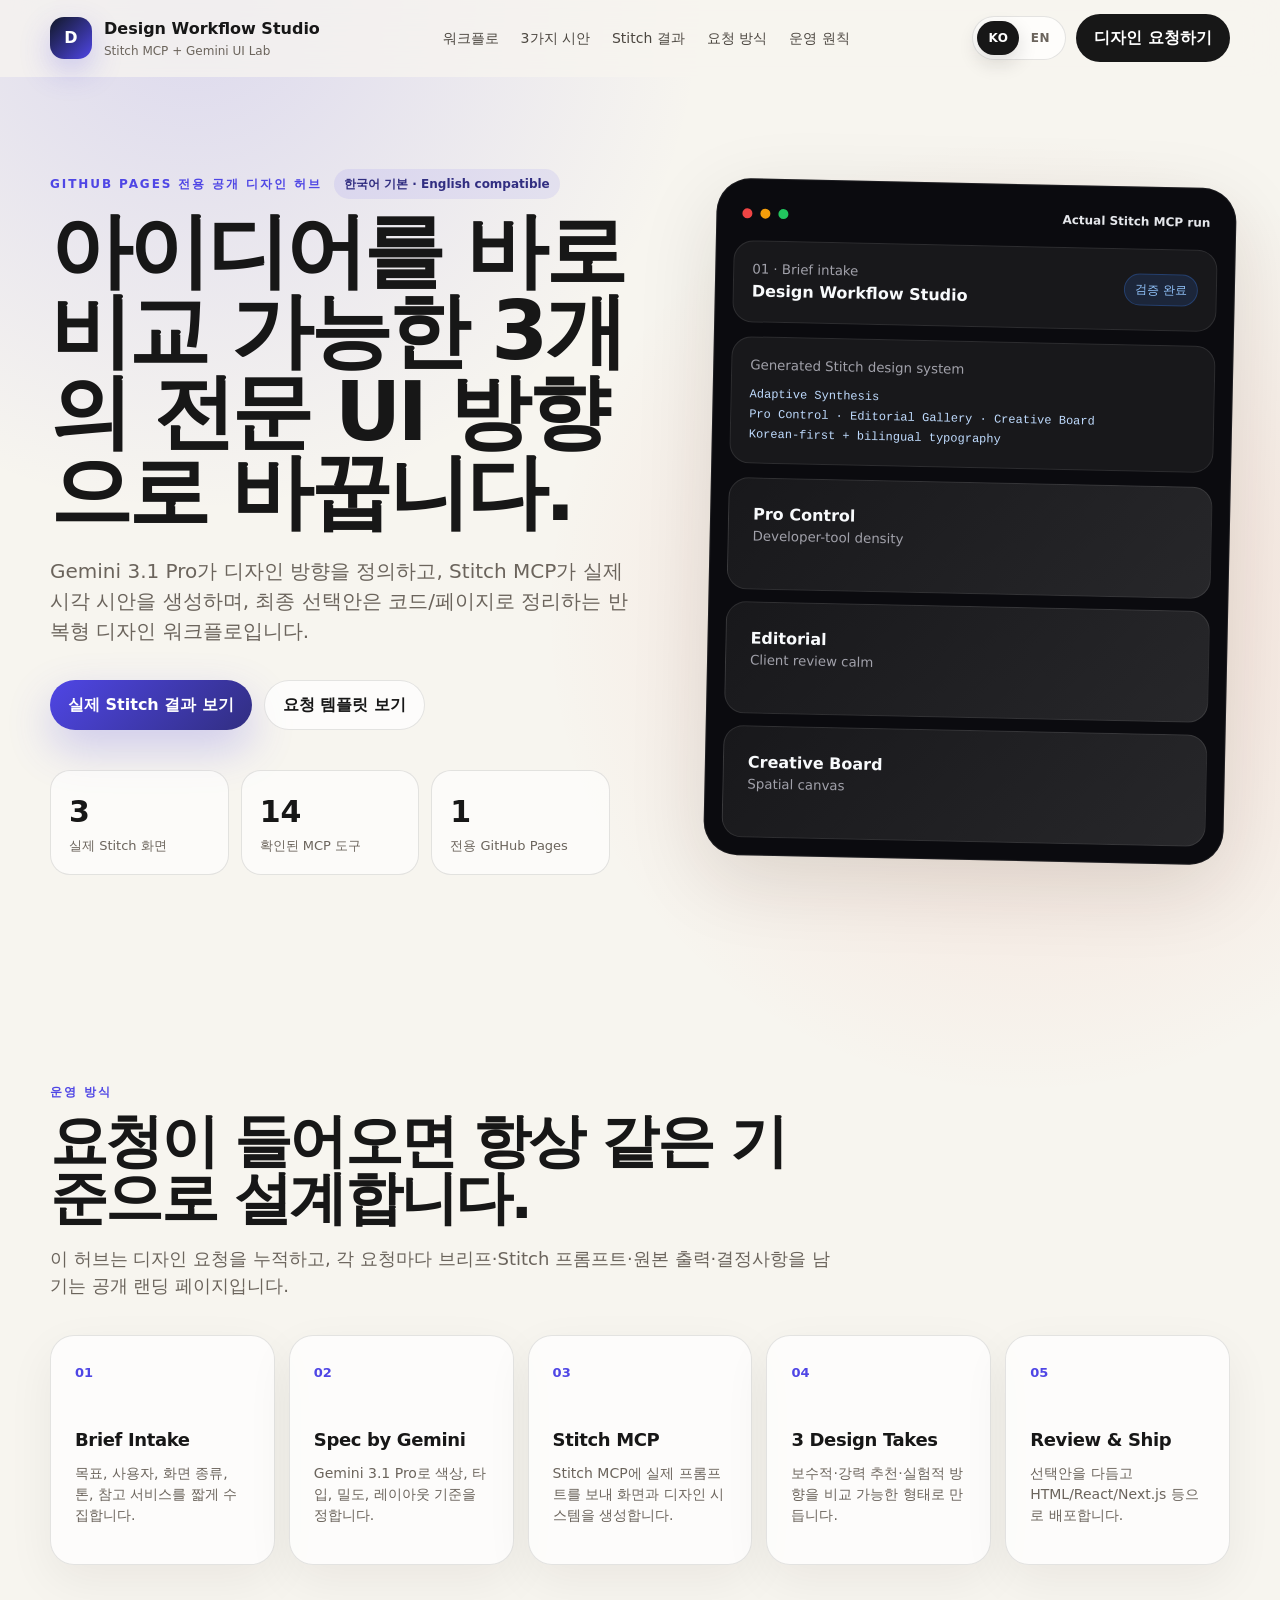
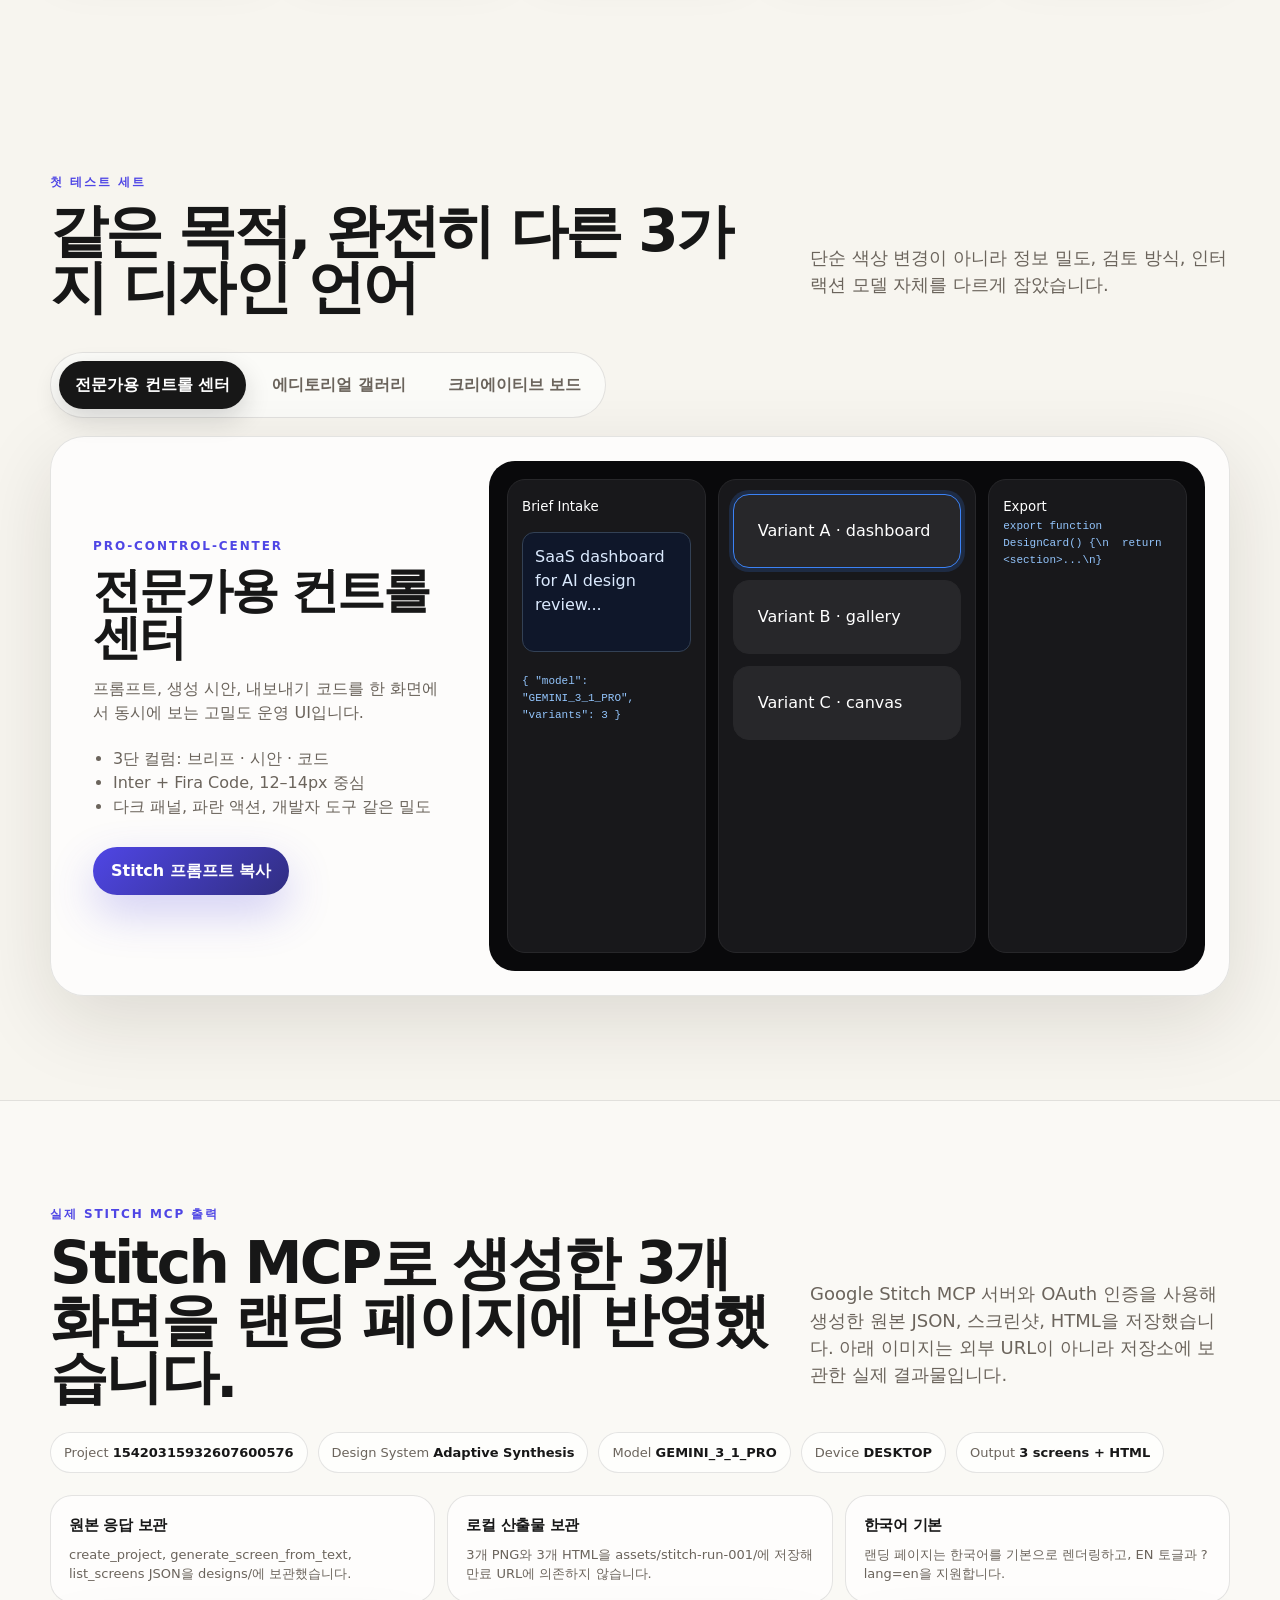
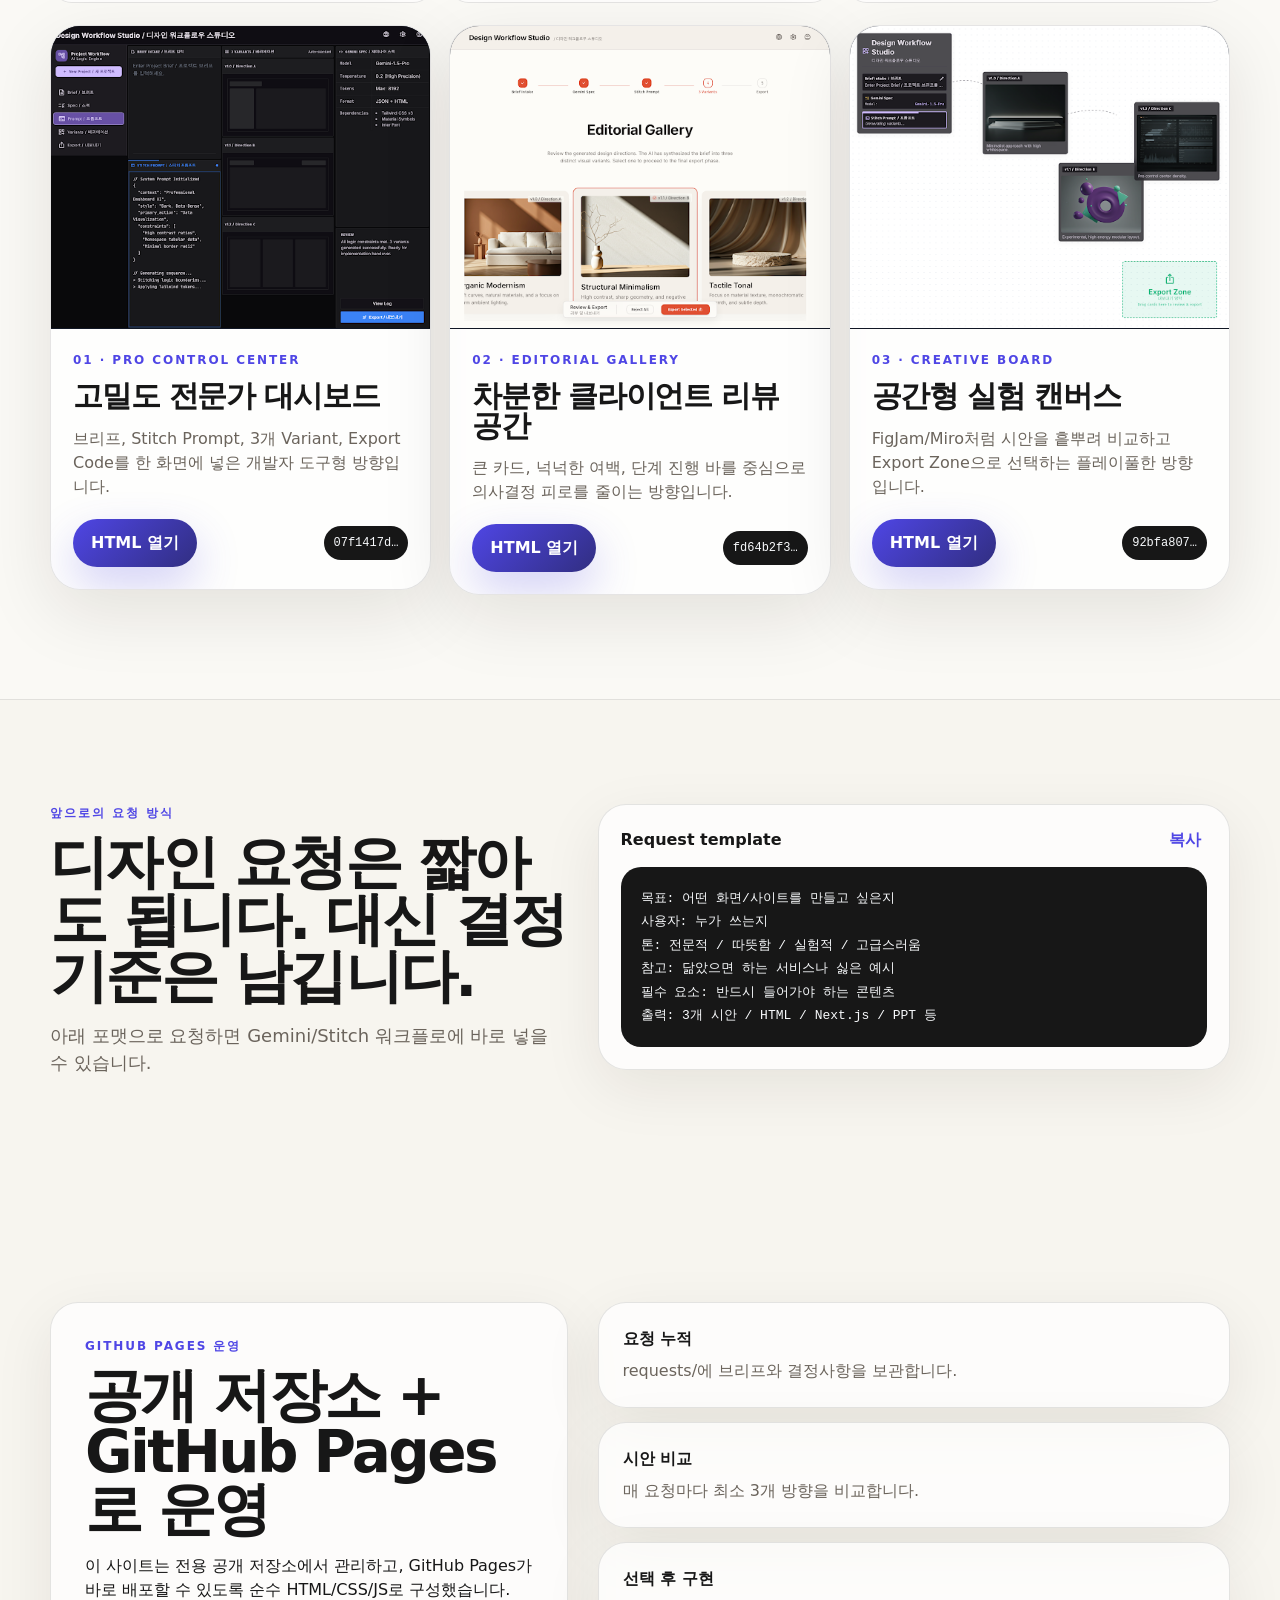
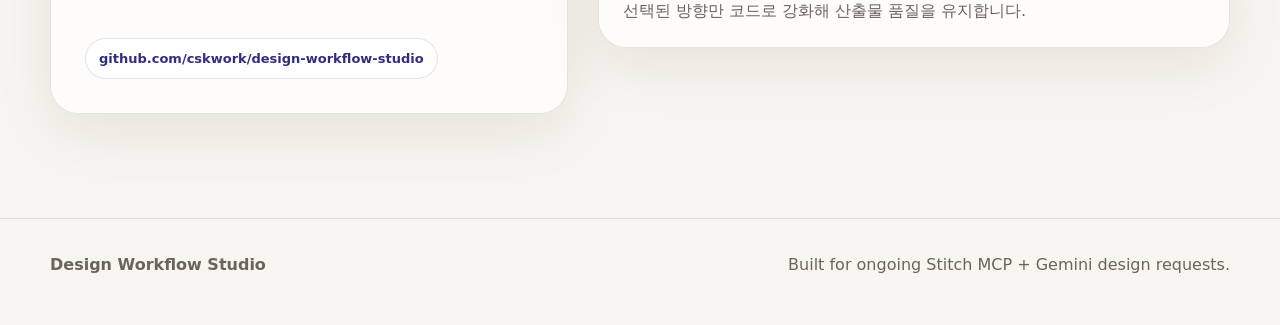
<file: index.html>
<!doctype html>
<html lang="ko">
<head>
  <meta charset="utf-8" />
  <meta name="viewport" content="width=device-width, initial-scale=1" />
  <title>Design Workflow Studio | Stitch + Gemini UI Lab</title>
  <meta name="description" content="Stitch MCP, Gemini CLI, Hermes Agent로 디자인 요청을 수집하고 실제 Stitch 생성 시안 3가지를 비교하는 전용 디자인 워크플로 스튜디오." />
  <meta property="og:title" content="Design Workflow Studio" />
  <meta property="og:description" content="한국어 기본, 영어 호환. 브리프 입력부터 Stitch MCP 시안, 리뷰, 코드 변환까지 한 곳에서 관리합니다." />
  <meta property="og:type" content="website" />
  <link rel="canonical" href="https://cskwork.github.io/design-workflow-studio/" />
  <link rel="alternate" hreflang="ko" href="https://cskwork.github.io/design-workflow-studio/" />
  <link rel="alternate" hreflang="en" href="https://cskwork.github.io/design-workflow-studio/?lang=en" />
  <link rel="alternate" hreflang="x-default" href="https://cskwork.github.io/design-workflow-studio/" />
  <link rel="stylesheet" href="assets/styles.css?v=6541a23" />
</head>
<body>
  <a class="skip-link" href="#main" data-i18n="skip">본문으로 바로가기</a>

  <header class="site-header" data-elevated="false">
    <div class="shell nav-shell">
      <a class="brand" href="#top" aria-label="Design Workflow Studio 홈" data-i18n-aria-label="brandAria">
        <span class="brand-mark" aria-hidden="true">D</span>
        <span>
          <strong>Design Workflow Studio</strong>
          <small>Stitch MCP + Gemini UI Lab</small>
        </span>
      </a>
      <nav class="nav-links" aria-label="주요 섹션" data-i18n-aria-label="navAria">
        <a href="#workflow" data-i18n="navWorkflow">워크플로</a>
        <a href="#directions" data-i18n="navDirections">3가지 시안</a>
        <a href="#stitch-results" data-i18n="navStitch">Stitch 결과</a>
        <a href="#requests" data-i18n="navRequests">요청 방식</a>
        <a href="#deploy" data-i18n="navDeploy">운영 원칙</a>
      </nav>
      <div class="nav-tools">
        <div class="language-switch" aria-label="언어 선택" data-i18n-aria-label="langAria">
          <button type="button" data-lang-option="ko" aria-pressed="true">KO</button>
          <button type="button" data-lang-option="en" aria-pressed="false">EN</button>
        </div>
        <button class="nav-cta" data-scroll-to="requests" data-i18n="navCta">디자인 요청하기</button>
      </div>
    </div>
  </header>

  <main id="main">
    <section id="top" class="hero section">
      <div class="shell hero-grid">
        <div class="hero-copy">
          <div class="kicker-row">
            <p class="eyebrow" data-i18n="heroEyebrow">GitHub Pages 전용 공개 디자인 허브</p>
            <span class="language-note" data-i18n="languageNote">한국어 기본 · English compatible</span>
          </div>
          <h1 data-i18n="heroTitle">아이디어를 바로 비교 가능한 3개의 전문 UI 방향으로 바꿉니다.</h1>
          <p class="lead" data-i18n="heroLead">
            Gemini 3.1 Pro가 디자인 방향을 정의하고, Stitch MCP가 실제 시각 시안을 생성하며,
            최종 선택안은 코드/페이지로 정리하는 반복형 디자인 워크플로입니다.
          </p>
          <div class="hero-actions">
            <a class="button primary" href="#stitch-results" data-i18n="heroPrimary">실제 Stitch 결과 보기</a>
            <a class="button ghost" href="#requests" data-i18n="heroSecondary">요청 템플릿 보기</a>
          </div>
          <dl class="hero-metrics" aria-label="워크플로 요약 수치" data-i18n-aria-label="metricsAria">
            <div><dt>3</dt><dd data-i18n="metricDirections">실제 Stitch 화면</dd></div>
            <div><dt>14</dt><dd data-i18n="metricTools">확인된 MCP 도구</dd></div>
            <div><dt>1</dt><dd data-i18n="metricHub">전용 GitHub Pages</dd></div>
          </dl>
        </div>
        <div class="hero-panel" aria-label="디자인 워크플로 미리보기" data-i18n-aria-label="heroPanelAria">
          <div class="panel-topbar">
            <span></span><span></span><span></span>
            <strong>Actual Stitch MCP run</strong>
          </div>
          <div class="queue-card active">
            <div>
              <small data-i18n="queueStep">01 · Brief intake</small>
              <strong>Design Workflow Studio</strong>
            </div>
            <span data-i18n="queueStatus">검증 완료</span>
          </div>
          <div class="prompt-card">
            <small data-i18n="promptLabel">Generated Stitch design system</small>
            <pre>Adaptive Synthesis
Pro Control · Editorial Gallery · Creative Board
Korean-first + bilingual typography</pre>
          </div>
          <div class="variant-stack" aria-label="세 가지 시안 카드" data-i18n-aria-label="variantAria">
            <article><b>Pro Control</b><small>Developer-tool density</small></article>
            <article><b>Editorial</b><small>Client review calm</small></article>
            <article><b>Creative Board</b><small>Spatial canvas</small></article>
          </div>
        </div>
      </div>
    </section>

    <section id="workflow" class="section workflow-section">
      <div class="shell">
        <div class="section-heading">
          <p class="eyebrow" data-i18n="workflowEyebrow">운영 방식</p>
          <h2 data-i18n="workflowTitle">요청이 들어오면 항상 같은 기준으로 설계합니다.</h2>
          <p data-i18n="workflowLead">이 허브는 디자인 요청을 누적하고, 각 요청마다 브리프·Stitch 프롬프트·원본 출력·결정사항을 남기는 공개 랜딩 페이지입니다.</p>
        </div>
        <ol class="workflow-steps">
          <li><span>01</span><strong>Brief Intake</strong><p data-i18n="step1">목표, 사용자, 화면 종류, 톤, 참고 서비스를 짧게 수집합니다.</p></li>
          <li><span>02</span><strong>Spec by Gemini</strong><p data-i18n="step2">Gemini 3.1 Pro로 색상, 타입, 밀도, 레이아웃 기준을 정합니다.</p></li>
          <li><span>03</span><strong>Stitch MCP</strong><p data-i18n="step3">Stitch MCP에 실제 프롬프트를 보내 화면과 디자인 시스템을 생성합니다.</p></li>
          <li><span>04</span><strong>3 Design Takes</strong><p data-i18n="step4">보수적·강력 추천·실험적 방향을 비교 가능한 형태로 만듭니다.</p></li>
          <li><span>05</span><strong>Review & Ship</strong><p data-i18n="step5">선택안을 다듬고 HTML/React/Next.js 등으로 배포합니다.</p></li>
        </ol>
      </div>
    </section>

    <section id="directions" class="section directions-section">
      <div class="shell">
        <div class="section-heading split">
          <div>
            <p class="eyebrow" data-i18n="directionsEyebrow">첫 테스트 세트</p>
            <h2 data-i18n="directionsTitle">같은 목적, 완전히 다른 3가지 디자인 언어</h2>
          </div>
          <p data-i18n="directionsLead">단순 색상 변경이 아니라 정보 밀도, 검토 방식, 인터랙션 모델 자체를 다르게 잡았습니다.</p>
        </div>

        <div class="tabs" role="tablist" aria-label="디자인 방향 선택" data-i18n-aria-label="tabsAria">
          <button role="tab" aria-selected="true" aria-controls="panel-pro" id="tab-pro" data-tab="pro" data-i18n="tabPro">전문가용 컨트롤 센터</button>
          <button role="tab" aria-selected="false" aria-controls="panel-editorial" id="tab-editorial" data-tab="editorial" data-i18n="tabEditorial">에디토리얼 갤러리</button>
          <button role="tab" aria-selected="false" aria-controls="panel-board" id="tab-board" data-tab="board" data-i18n="tabBoard">크리에이티브 보드</button>
        </div>

        <div class="direction-panels">
          <article class="direction-panel active theme-pro" id="panel-pro" role="tabpanel" aria-labelledby="tab-pro" data-panel="pro">
            <div class="direction-copy">
              <p class="eyebrow">pro-control-center</p>
              <h3 data-i18n="proTitle">전문가용 컨트롤 센터</h3>
              <p data-i18n="proBody">프롬프트, 생성 시안, 내보내기 코드를 한 화면에서 동시에 보는 고밀도 운영 UI입니다.</p>
              <ul>
                <li data-i18n="proPoint1">3단 컬럼: 브리프 · 시안 · 코드</li>
                <li data-i18n="proPoint2">Inter + Fira Code, 12–14px 중심</li>
                <li data-i18n="proPoint3">다크 패널, 파란 액션, 개발자 도구 같은 밀도</li>
              </ul>
              <button class="button primary copy-prompt" data-prompt="pro" data-i18n="copyPrompt">Stitch 프롬프트 복사</button>
            </div>
            <div class="mockup pro-mockup" aria-label="전문가용 컨트롤 센터 목업" data-i18n-aria-label="proMockAria">
              <div class="mock-col left"><small>Brief Intake</small><textarea aria-label="브리프 예시" data-i18n-aria-label="briefAria">SaaS dashboard for AI design review...</textarea><pre>{ "model": "GEMINI_3_1_PRO", "variants": 3 }</pre></div>
              <div class="mock-col center"><div class="mini-card selected">Variant A · dashboard</div><div class="mini-card">Variant B · gallery</div><div class="mini-card">Variant C · canvas</div></div>
              <div class="mock-col right"><small>Export</small><pre>export function DesignCard() {\n  return &lt;section&gt;...\n}</pre></div>
            </div>
          </article>

          <article class="direction-panel theme-editorial" id="panel-editorial" role="tabpanel" aria-labelledby="tab-editorial" data-panel="editorial" hidden>
            <div class="direction-copy">
              <p class="eyebrow">editorial-gallery</p>
              <h3 data-i18n="editorialTitle">에디토리얼 갤러리</h3>
              <p data-i18n="editorialBody">클라이언트와 함께 보기 좋은 차분한 검토 공간입니다. 큰 카드와 여백으로 선택 피로를 줄입니다.</p>
              <ul>
                <li data-i18n="editorialPoint1">상단 5단계 진행 바</li>
                <li data-i18n="editorialPoint2">대형 가로 캐러셀, 스냅 스크롤</li>
                <li data-i18n="editorialPoint3">따뜻한 라이트 팔레트와 세리프 헤딩</li>
              </ul>
              <button class="button primary copy-prompt" data-prompt="editorial" data-i18n="copyPrompt">Stitch 프롬프트 복사</button>
            </div>
            <div class="mockup editorial-mockup" aria-label="에디토리얼 갤러리 목업" data-i18n-aria-label="editorialMockAria">
              <div class="stepper"><span class="done">Brief</span><span>Prompt</span><span>Variants</span><span>Review</span><span>Export</span></div>
              <div class="gallery-card"><small>Selected concept</small><strong>Editorial review experience</strong><p data-i18n="galleryCard">넉넉한 여백과 큰 미리보기로 의사결정을 돕습니다.</p><button>Approve & Export</button></div>
            </div>
          </article>

          <article class="direction-panel theme-board" id="panel-board" role="tabpanel" aria-labelledby="tab-board" data-panel="board" hidden>
            <div class="direction-copy">
              <p class="eyebrow">creative-board</p>
              <h3 data-i18n="boardTitle">크리에이티브 보드</h3>
              <p data-i18n="boardBody">FigJam/Miro처럼 시안을 공간에 펼쳐 놓고 드래그하며 선택하는 실험적인 캔버스 UI입니다.</p>
              <ul>
                <li data-i18n="boardPoint1">플로팅 브리프 패널</li>
                <li data-i18n="boardPoint2">흩어진 3개 시안 노드와 연결선</li>
                <li data-i18n="boardPoint3">Export Zone으로 드롭하는 제스처</li>
              </ul>
              <button class="button primary copy-prompt" data-prompt="board" data-i18n="copyPrompt">Stitch 프롬프트 복사</button>
            </div>
            <div class="mockup board-mockup" aria-label="크리에이티브 보드 목업" data-i18n-aria-label="boardMockAria">
              <div class="floating-tool">Design Brief<br><button>Generate</button></div>
              <div class="node one">Variant A</div><div class="node two">Variant B</div><div class="node three">Variant C</div>
              <div class="drop-zone">Export Zone</div>
            </div>
          </article>
        </div>
      </div>
    </section>

    <section id="stitch-results" class="section stitch-results-section">
      <div class="shell">
        <div class="section-heading split">
          <div>
            <p class="eyebrow" data-i18n="stitchEyebrow">실제 Stitch MCP 출력</p>
            <h2 data-i18n="stitchTitle">Stitch MCP로 생성한 3개 화면을 랜딩 페이지에 반영했습니다.</h2>
          </div>
          <p data-i18n="stitchLead">Google Stitch MCP 서버와 OAuth 인증을 사용해 생성한 원본 JSON, 스크린샷, HTML을 저장했습니다. 아래 이미지는 외부 URL이 아니라 저장소에 보관한 실제 결과물입니다.</p>
        </div>

        <div class="stitch-meta" aria-label="Stitch 생성 메타데이터" data-i18n-aria-label="stitchMetaAria">
          <span>Project <strong>15420315932607600576</strong></span>
          <span>Design System <strong>Adaptive Synthesis</strong></span>
          <span>Model <strong>GEMINI_3_1_PRO</strong></span>
          <span>Device <strong>DESKTOP</strong></span>
          <span>Output <strong>3 screens + HTML</strong></span>
        </div>

        <div class="provenance-grid" aria-label="Stitch 검증 요약" data-i18n-aria-label="provenanceAria">
          <article><strong data-i18n="prov1Title">원본 응답 보관</strong><p data-i18n="prov1Body">create_project, generate_screen_from_text, list_screens JSON을 designs/에 보관했습니다.</p></article>
          <article><strong data-i18n="prov2Title">로컬 산출물 보관</strong><p data-i18n="prov2Body">3개 PNG와 3개 HTML을 assets/stitch-run-001/에 저장해 만료 URL에 의존하지 않습니다.</p></article>
          <article><strong data-i18n="prov3Title">한국어 기본</strong><p data-i18n="prov3Body">랜딩 페이지는 한국어를 기본으로 렌더링하고, EN 토글과 ?lang=en을 지원합니다.</p></article>
        </div>

        <div class="stitch-result-grid">
          <article class="stitch-card">
            <div class="stitch-shot">
              <img src="assets/stitch-run-001/pro-control-center.png" alt="Stitch가 생성한 Pro Control Center 디자인 스크린샷" loading="lazy" data-i18n-alt="shotProAlt" />
            </div>
            <div class="stitch-card-body">
              <p class="eyebrow">01 · Pro Control Center</p>
              <h3 data-i18n="shotProTitle">고밀도 전문가 대시보드</h3>
              <p data-i18n="shotProBody">브리프, Stitch Prompt, 3개 Variant, Export Code를 한 화면에 넣은 개발자 도구형 방향입니다.</p>
              <div class="stitch-actions">
                <a class="button primary" href="assets/stitch-run-001/pro-control-center.html" target="_blank" rel="noopener" data-i18n="openHtml">HTML 열기</a>
                <code>07f1417d…</code>
              </div>
            </div>
          </article>

          <article class="stitch-card">
            <div class="stitch-shot">
              <img src="assets/stitch-run-001/editorial-gallery.png" alt="Stitch가 생성한 Editorial Gallery 디자인 스크린샷" loading="lazy" data-i18n-alt="shotEditorialAlt" />
            </div>
            <div class="stitch-card-body">
              <p class="eyebrow">02 · Editorial Gallery</p>
              <h3 data-i18n="shotEditorialTitle">차분한 클라이언트 리뷰 공간</h3>
              <p data-i18n="shotEditorialBody">큰 카드, 넉넉한 여백, 단계 진행 바를 중심으로 의사결정 피로를 줄이는 방향입니다.</p>
              <div class="stitch-actions">
                <a class="button primary" href="assets/stitch-run-001/editorial-gallery.html" target="_blank" rel="noopener" data-i18n="openHtml">HTML 열기</a>
                <code>fd64b2f3…</code>
              </div>
            </div>
          </article>

          <article class="stitch-card">
            <div class="stitch-shot">
              <img src="assets/stitch-run-001/creative-board.png" alt="Stitch가 생성한 Creative Board 디자인 스크린샷" loading="lazy" data-i18n-alt="shotBoardAlt" />
            </div>
            <div class="stitch-card-body">
              <p class="eyebrow">03 · Creative Board</p>
              <h3 data-i18n="shotBoardTitle">공간형 실험 캔버스</h3>
              <p data-i18n="shotBoardBody">FigJam/Miro처럼 시안을 흩뿌려 비교하고 Export Zone으로 선택하는 플레이풀한 방향입니다.</p>
              <div class="stitch-actions">
                <a class="button primary" href="assets/stitch-run-001/creative-board.html" target="_blank" rel="noopener" data-i18n="openHtml">HTML 열기</a>
                <code>92bfa807…</code>
              </div>
            </div>
          </article>
        </div>
      </div>
    </section>

    <section id="requests" class="section request-section">
      <div class="shell request-grid">
        <div>
          <p class="eyebrow" data-i18n="requestEyebrow">앞으로의 요청 방식</p>
          <h2 data-i18n="requestTitle">디자인 요청은 짧아도 됩니다. 대신 결정 기준은 남깁니다.</h2>
          <p class="muted" data-i18n="requestLead">아래 포맷으로 요청하면 Gemini/Stitch 워크플로에 바로 넣을 수 있습니다.</p>
        </div>
        <div class="request-card">
          <div class="card-header"><strong>Request template</strong><button class="text-button" id="copy-template" data-i18n="copy">복사</button></div>
          <pre id="template-text" data-i18n="templateText">목표: 어떤 화면/사이트를 만들고 싶은지
사용자: 누가 쓰는지
톤: 전문적 / 따뜻함 / 실험적 / 고급스러움
참고: 닮았으면 하는 서비스나 싫은 예시
필수 요소: 반드시 들어가야 하는 콘텐츠
출력: 3개 시안 / HTML / Next.js / PPT 등</pre>
        </div>
      </div>
    </section>

    <section id="deploy" class="section deploy-section">
      <div class="shell deploy-grid">
        <div class="deploy-card">
          <p class="eyebrow" data-i18n="deployEyebrow">GitHub Pages 운영</p>
          <h2 data-i18n="deployTitle">공개 저장소 + GitHub Pages로 운영</h2>
          <p data-i18n="deployBody">이 사이트는 전용 공개 저장소에서 관리하고, GitHub Pages가 바로 배포할 수 있도록 순수 HTML/CSS/JS로 구성했습니다.</p>
          <a class="pill-link" href="https://github.com/cskwork/design-workflow-studio" target="_blank" rel="noopener">github.com/cskwork/design-workflow-studio</a>
        </div>
        <div class="principles">
          <article><strong data-i18n="principle1Title">요청 누적</strong><p data-i18n="principle1Body">requests/에 브리프와 결정사항을 보관합니다.</p></article>
          <article><strong data-i18n="principle2Title">시안 비교</strong><p data-i18n="principle2Body">매 요청마다 최소 3개 방향을 비교합니다.</p></article>
          <article><strong data-i18n="principle3Title">선택 후 구현</strong><p data-i18n="principle3Body">선택된 방향만 코드로 강화해 산출물 품질을 유지합니다.</p></article>
        </div>
      </div>
    </section>
  </main>

  <div class="toast" role="status" aria-live="polite" hidden>복사했습니다.</div>

  <footer class="site-footer">
    <div class="shell footer-grid">
      <strong>Design Workflow Studio</strong>
      <span data-i18n="footer">Built for ongoing Stitch MCP + Gemini design requests.</span>
    </div>
  </footer>

  <script src="assets/app.js?v=6541a23"></script>
</body>
</html>
</file>
<file: assets/styles.css>
:root {
  --bg: #f7f5ef;
  --ink: #171717;
  --muted: #6b645c;
  --line: rgba(23, 23, 23, .11);
  --surface: rgba(255, 255, 255, .72);
  --surface-strong: #ffffff;
  --accent: #4f46e5;
  --accent-dark: #312e81;
  --radius: 24px;
  --shadow: 0 24px 80px rgba(33, 24, 8, .12);
  --mono: "SFMono-Regular", ui-monospace, Menlo, Monaco, Consolas, monospace;
  --sans: Inter, ui-sans-serif, system-ui, -apple-system, BlinkMacSystemFont, "Segoe UI", sans-serif;
  --serif: ui-serif, Georgia, Cambria, "Times New Roman", serif;
}
* { box-sizing: border-box; }
[hidden] { display: none !important; }
html { scroll-behavior: smooth; }
body {
  margin: 0;
  font-family: var(--sans);
  color: var(--ink);
  background:
    radial-gradient(circle at 15% 0%, rgba(79,70,229,.16), transparent 32rem),
    radial-gradient(circle at 80% 12%, rgba(224,79,51,.14), transparent 30rem),
    var(--bg);
  line-height: 1.5;
  -webkit-font-smoothing: antialiased;
}
a { color: inherit; text-decoration: none; }
button, textarea { font: inherit; }
button { cursor: pointer; }
pre { white-space: pre-wrap; margin: 0; font-family: var(--mono); }
.skip-link { position: absolute; left: -999px; top: 8px; z-index: 20; padding: 10px 14px; background: #fff; border: 1px solid var(--line); border-radius: 12px; }
.skip-link:focus { left: 8px; }
.shell { width: min(1180px, calc(100% - 40px)); margin-inline: auto; }
.section { padding: 104px 0; }
.site-header { position: sticky; top: 0; z-index: 10; backdrop-filter: blur(18px); background: rgba(247,245,239,.75); border-bottom: 1px solid transparent; transition: border-color .2s, background .2s; }
.site-header[data-elevated="true"] { border-bottom-color: var(--line); background: rgba(247,245,239,.92); }
.nav-shell { height: 76px; display: flex; align-items: center; justify-content: space-between; gap: 24px; }
.brand { display: flex; align-items: center; gap: 12px; min-width: 248px; }
.brand-mark { width: 42px; height: 42px; border-radius: 14px; display: grid; place-items: center; color: #fff; font-weight: 900; background: linear-gradient(135deg, #111827, #4f46e5); box-shadow: 0 12px 30px rgba(79,70,229,.25); }
.brand strong, .brand small { display: block; }
.brand small { color: var(--muted); font-size: 12px; margin-top: 1px; }
.nav-links { display: flex; gap: 22px; color: #4c4740; font-size: 14px; }
.nav-links a:hover { color: var(--ink); }
.nav-tools { display: flex; align-items: center; gap: 10px; }
.language-switch { display: inline-flex; padding: 4px; border-radius: 999px; border: 1px solid var(--line); background: rgba(255,255,255,.72); }
.language-switch button { border: 0; border-radius: 999px; padding: 8px 10px; min-width: 42px; background: transparent; color: var(--muted); font-size: 12px; font-weight: 900; letter-spacing: .04em; }
.language-switch button[aria-pressed="true"] { color: #fff; background: #171717; box-shadow: 0 8px 20px rgba(23,23,23,.14); }
.nav-cta, .button { border: 0; border-radius: 999px; padding: 12px 18px; font-weight: 800; transition: transform .18s, box-shadow .18s, background .18s; }
.nav-cta { background: #171717; color: white; }
.button { display: inline-flex; align-items: center; justify-content: center; min-height: 46px; }
.button.primary { color: #fff; background: linear-gradient(135deg, var(--accent), var(--accent-dark)); box-shadow: 0 18px 44px rgba(79,70,229,.25); }
.button.ghost { background: rgba(255,255,255,.72); border: 1px solid var(--line); }
.button:hover, .nav-cta:hover { transform: translateY(-2px); }
.hero { padding-top: 92px; }
.hero-grid { display: grid; grid-template-columns: 1fr 520px; gap: 64px; align-items: center; }
.kicker-row { display: flex; align-items: center; gap: 12px; flex-wrap: wrap; margin-bottom: 12px; }
.language-note { display: inline-flex; align-items: center; min-height: 30px; padding: 6px 10px; border-radius: 999px; background: rgba(79,70,229,.09); color: var(--accent-dark); font-size: 12px; font-weight: 900; }
.eyebrow { margin: 0 0 12px; color: var(--accent); font-size: 12px; letter-spacing: .16em; text-transform: uppercase; font-weight: 900; }
.kicker-row .eyebrow { margin: 0; }
h1, h2, h3 { margin: 0; letter-spacing: -.045em; line-height: .98; }
h1 { font-size: clamp(46px, 7vw, 82px); max-width: 880px; }
h2 { font-size: clamp(34px, 5vw, 58px); }
h3 { font-size: clamp(30px, 4vw, 48px); }
.lead { margin: 24px 0 0; font-size: 20px; color: var(--muted); max-width: 660px; }
.hero-actions { margin-top: 34px; display: flex; gap: 12px; flex-wrap: wrap; }
.hero-metrics { display: grid; grid-template-columns: repeat(3, 1fr); gap: 12px; margin: 40px 0 0; max-width: 560px; }
.hero-metrics div { padding: 18px; border: 1px solid var(--line); border-radius: 20px; background: rgba(255,255,255,.6); }
.hero-metrics dt { font-size: 30px; font-weight: 900; }
.hero-metrics dd { margin: 2px 0 0; color: var(--muted); font-size: 13px; }
.hero-panel { min-height: 610px; border-radius: 34px; background: #0b0b0f; color: #f8fafc; padding: 18px; box-shadow: var(--shadow), inset 0 0 0 1px rgba(255,255,255,.08); transform: rotate(1.2deg); }
.panel-topbar { display: flex; align-items: center; gap: 8px; padding: 8px 8px 18px; color: #a1a1aa; font-size: 12px; }
.panel-topbar span { width: 10px; height: 10px; border-radius: 50%; background: #ef4444; }
.panel-topbar span:nth-child(2) { background: #f59e0b; }
.panel-topbar span:nth-child(3) { background: #22c55e; }
.panel-topbar strong { margin-left: auto; color: #e5e7eb; }
.queue-card, .prompt-card, .variant-stack article { border: 1px solid rgba(255,255,255,.09); background: #18181b; border-radius: 20px; }
.queue-card { display: flex; justify-content: space-between; align-items: center; padding: 18px; }
.queue-card small, .prompt-card small, .variant-stack small { color: #a1a1aa; display: block; }
.queue-card span { color: #93c5fd; background: rgba(59,130,246,.14); border: 1px solid rgba(59,130,246,.28); padding: 6px 10px; border-radius: 999px; font-size: 12px; }
.prompt-card { margin-top: 14px; padding: 18px; }
.prompt-card pre { margin-top: 10px; color: #bfdbfe; font-size: 12px; line-height: 1.65; }
.variant-stack { margin-top: 14px; display: grid; gap: 12px; }
.variant-stack article { padding: 24px; min-height: 112px; background: linear-gradient(135deg, #18181b, #27272a); }
.section-heading { max-width: 780px; margin-bottom: 36px; }
.section-heading p:not(.eyebrow), .muted { color: var(--muted); font-size: 18px; }
.section-heading.split { max-width: none; display: grid; grid-template-columns: 1fr 420px; gap: 40px; align-items: end; }
.workflow-steps { list-style: none; padding: 0; margin: 0; display: grid; grid-template-columns: repeat(5, 1fr); gap: 14px; }
.workflow-steps li { min-height: 230px; padding: 24px; border-radius: var(--radius); background: var(--surface); border: 1px solid var(--line); box-shadow: 0 16px 48px rgba(33,24,8,.06); }
.workflow-steps span { display: inline-flex; margin-bottom: 44px; color: var(--accent); font-weight: 900; font-size: 13px; }
.workflow-steps strong { display: block; font-size: 18px; letter-spacing: -.02em; }
.workflow-steps p { margin: 10px 0 0; color: var(--muted); font-size: 14px; }
.tabs { display: flex; gap: 10px; padding: 8px; border-radius: 999px; background: rgba(255,255,255,.55); border: 1px solid var(--line); width: fit-content; margin-bottom: 18px; }
.tabs button { border: 0; border-radius: 999px; padding: 12px 16px; background: transparent; color: var(--muted); font-weight: 800; }
.tabs button[aria-selected="true"] { color: #fff; background: #171717; box-shadow: 0 10px 26px rgba(23,23,23,.16); }
.direction-panel { display: grid; grid-template-columns: 390px 1fr; gap: 24px; min-height: 560px; padding: 24px; border-radius: 34px; background: rgba(255,255,255,.72); border: 1px solid var(--line); box-shadow: var(--shadow); }
.direction-copy { padding: 18px; align-self: center; }
.direction-copy p:not(.eyebrow), .direction-copy li { color: var(--muted); }
.direction-copy ul { padding-left: 20px; margin: 22px 0 28px; }
.mockup { position: relative; overflow: hidden; border-radius: 26px; min-height: 500px; padding: 18px; }
.pro-mockup { display: grid; grid-template-columns: 1fr 1.3fr 1fr; gap: 12px; background: #09090b; color: white; }
.mock-col { border: 1px solid #27272a; border-radius: 18px; background: #18181b; padding: 14px; }
.mock-col textarea { width: 100%; height: 120px; margin: 14px 0; resize: none; color: #dbeafe; background: #0f172a; border: 1px solid #334155; border-radius: 12px; padding: 12px; }
.mock-col pre { color: #93c5fd; font-size: 11px; line-height: 1.55; }
.mini-card { border: 1px solid #27272a; border-radius: 16px; padding: 24px; margin-bottom: 12px; background: #27272a; }
.mini-card.selected { border-color: #3b82f6; box-shadow: 0 0 0 4px rgba(59,130,246,.18); }
.editorial-mockup { background: #fdfcf8; color: #292524; padding: 30px; }
.stepper { display: flex; justify-content: space-between; font-size: 13px; color: #8b7d71; margin-bottom: 40px; }
.stepper span { padding: 8px 12px; border-radius: 999px; background: #f4f0ea; }
.stepper .done { background: #292524; color: #fff; }
.gallery-card { width: min(560px, 88%); margin: 34px auto 0; min-height: 310px; border-radius: 30px; background: #f4f0ea; box-shadow: 0 30px 80px rgba(41,37,36,.16); padding: 42px; }
.gallery-card strong { display: block; font-family: var(--serif); font-size: 46px; line-height: 1; letter-spacing: -.04em; margin: 16px 0; }
.gallery-card button { border: 0; background: #e04f33; color: white; border-radius: 999px; padding: 13px 18px; font-weight: 800; }
.board-mockup { background: #f3f4f6; }
.floating-tool, .node, .drop-zone { position: absolute; background: white; border-radius: 18px; box-shadow: 0 20px 50px rgba(17,24,39,.12); padding: 18px; font-weight: 900; }
.floating-tool { left: 28px; top: 34px; width: 210px; }
.floating-tool button { margin-top: 14px; border: 0; border-radius: 999px; background: #8b5cf6; color: white; padding: 10px 14px; }
.node { width: 180px; height: 124px; display: grid; place-items: center; color: #4c1d95; }
.node.one { left: 300px; top: 90px; transform: rotate(-5deg); }
.node.two { left: 520px; top: 230px; transform: rotate(4deg); }
.node.three { left: 260px; bottom: 72px; transform: rotate(3deg); }
.drop-zone { right: 38px; bottom: 38px; width: 210px; height: 150px; display: grid; place-items: center; color: #047857; border: 2px dashed #10b981; background: #ecfdf5; }
.stitch-results-section { background: rgba(255,255,255,.34); border-block: 1px solid var(--line); }
.stitch-meta { display: flex; flex-wrap: wrap; gap: 10px; margin: -10px 0 22px; }
.stitch-meta span { padding: 10px 13px; border: 1px solid var(--line); border-radius: 999px; background: rgba(255,255,255,.72); color: var(--muted); font-size: 13px; }
.stitch-meta strong { color: var(--ink); }
.stitch-result-grid { display: grid; grid-template-columns: repeat(3, 1fr); gap: 18px; align-items: start; }
.stitch-card { overflow: hidden; border-radius: 30px; background: rgba(255,255,255,.82); border: 1px solid var(--line); box-shadow: 0 22px 70px rgba(33,24,8,.10); }
.stitch-shot { aspect-ratio: 1.25 / 1; overflow: hidden; background: #111827; border-bottom: 1px solid var(--line); }
.stitch-shot img { width: 100%; height: 100%; object-fit: cover; object-position: top center; display: block; transition: transform .35s ease; }
.stitch-card:hover .stitch-shot img { transform: scale(1.04); }
.stitch-card-body { padding: 22px; }
.stitch-card-body h3 { font-size: 30px; letter-spacing: -.04em; }
.stitch-card-body p:not(.eyebrow) { color: var(--muted); }
.stitch-actions { display: flex; align-items: center; justify-content: space-between; gap: 14px; margin-top: 20px; }
.stitch-actions code { padding: 8px 10px; border-radius: 999px; background: #171717; color: #f8fafc; font-size: 12px; }
.provenance-grid { display: grid; grid-template-columns: repeat(3, 1fr); gap: 12px; margin: 0 0 22px; }
.provenance-grid article { padding: 18px; border-radius: 22px; background: rgba(255,255,255,.68); border: 1px solid var(--line); }
.provenance-grid strong { display: block; font-size: 15px; letter-spacing: -.02em; }
.provenance-grid p { margin: 8px 0 0; color: var(--muted); font-size: 13px; }
.pill-link { display: inline-flex; margin-top: 20px; padding: 10px 13px; border-radius: 999px; border: 1px solid var(--line); background: rgba(255,255,255,.7); color: var(--accent-dark); font-size: 13px; font-weight: 900; }
.request-grid, .deploy-grid { display: grid; grid-template-columns: .9fr 1.1fr; gap: 30px; align-items: start; }
.request-card, .deploy-card, .principles article { background: rgba(255,255,255,.72); border: 1px solid var(--line); border-radius: 28px; box-shadow: 0 18px 60px rgba(33,24,8,.08); }
.request-card { padding: 22px; }
.card-header { display: flex; justify-content: space-between; align-items: center; margin-bottom: 14px; }
.text-button { border: 0; background: transparent; color: var(--accent); font-weight: 900; }
.request-card pre { padding: 20px; border-radius: 20px; background: #171717; color: #f8fafc; line-height: 1.8; font-size: 13px; }
.deploy-card { padding: 34px; }
.principles { display: grid; gap: 14px; }
.principles article { padding: 24px; }
.principles p { margin: 8px 0 0; color: var(--muted); }
.toast { position: fixed; left: 50%; bottom: 28px; transform: translateX(-50%); padding: 12px 18px; color: white; background: #171717; border-radius: 999px; box-shadow: 0 18px 40px rgba(0,0,0,.18); z-index: 30; }
.site-footer { padding: 34px 0 48px; border-top: 1px solid var(--line); color: var(--muted); }
.footer-grid { display: flex; justify-content: space-between; gap: 20px; }
@media (max-width: 980px) {
  .nav-links { display: none; }
  .hero-grid, .direction-panel, .section-heading.split, .request-grid, .deploy-grid, .stitch-result-grid, .provenance-grid { grid-template-columns: 1fr; }
  .hero-panel { transform: none; }
  .workflow-steps { grid-template-columns: 1fr 1fr; }
  .tabs { border-radius: 22px; flex-wrap: wrap; }
  .tabs button { flex: 1 1 220px; }
}
@media (max-width: 720px) {
  .nav-shell { height: auto; padding: 14px 0; align-items: flex-start; }
  .nav-tools { flex-direction: column; align-items: stretch; margin-left: auto; }
  .nav-cta { padding-inline: 12px; }
}
@media (max-width: 640px) {
  .shell { width: min(100% - 28px, 1180px); }
  .section { padding: 72px 0; }
  .hero-metrics, .workflow-steps, .pro-mockup { grid-template-columns: 1fr; }
  .hero-panel { min-height: auto; }
  .direction-panel { padding: 14px; }
  .mockup { min-height: 420px; }
  .node.two { left: 150px; top: 200px; }
  .node.one, .node.three { left: 40px; }
  .drop-zone { right: 18px; width: 160px; }
  .footer-grid { flex-direction: column; }
}
@media (prefers-reduced-motion: reduce) { html { scroll-behavior: auto; } *, *::before, *::after { transition: none !important; animation: none !important; } }
</file>
